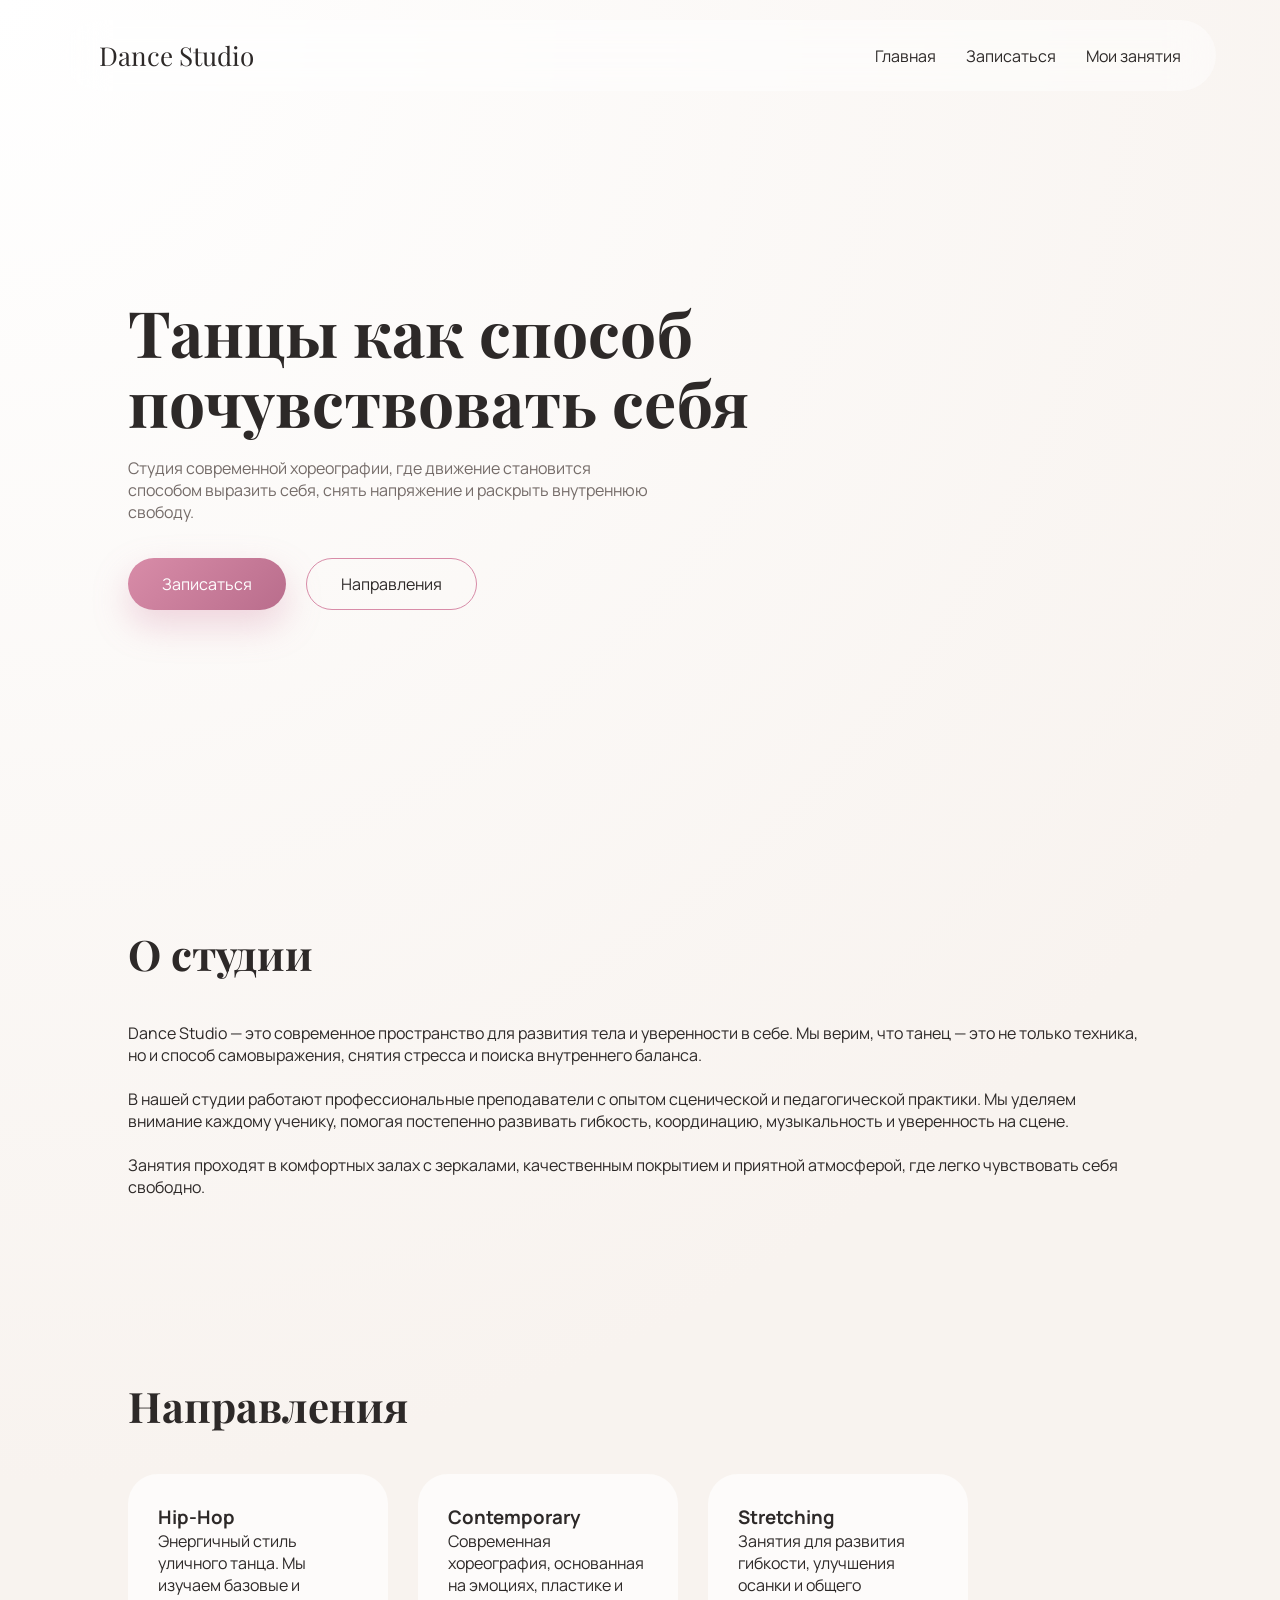
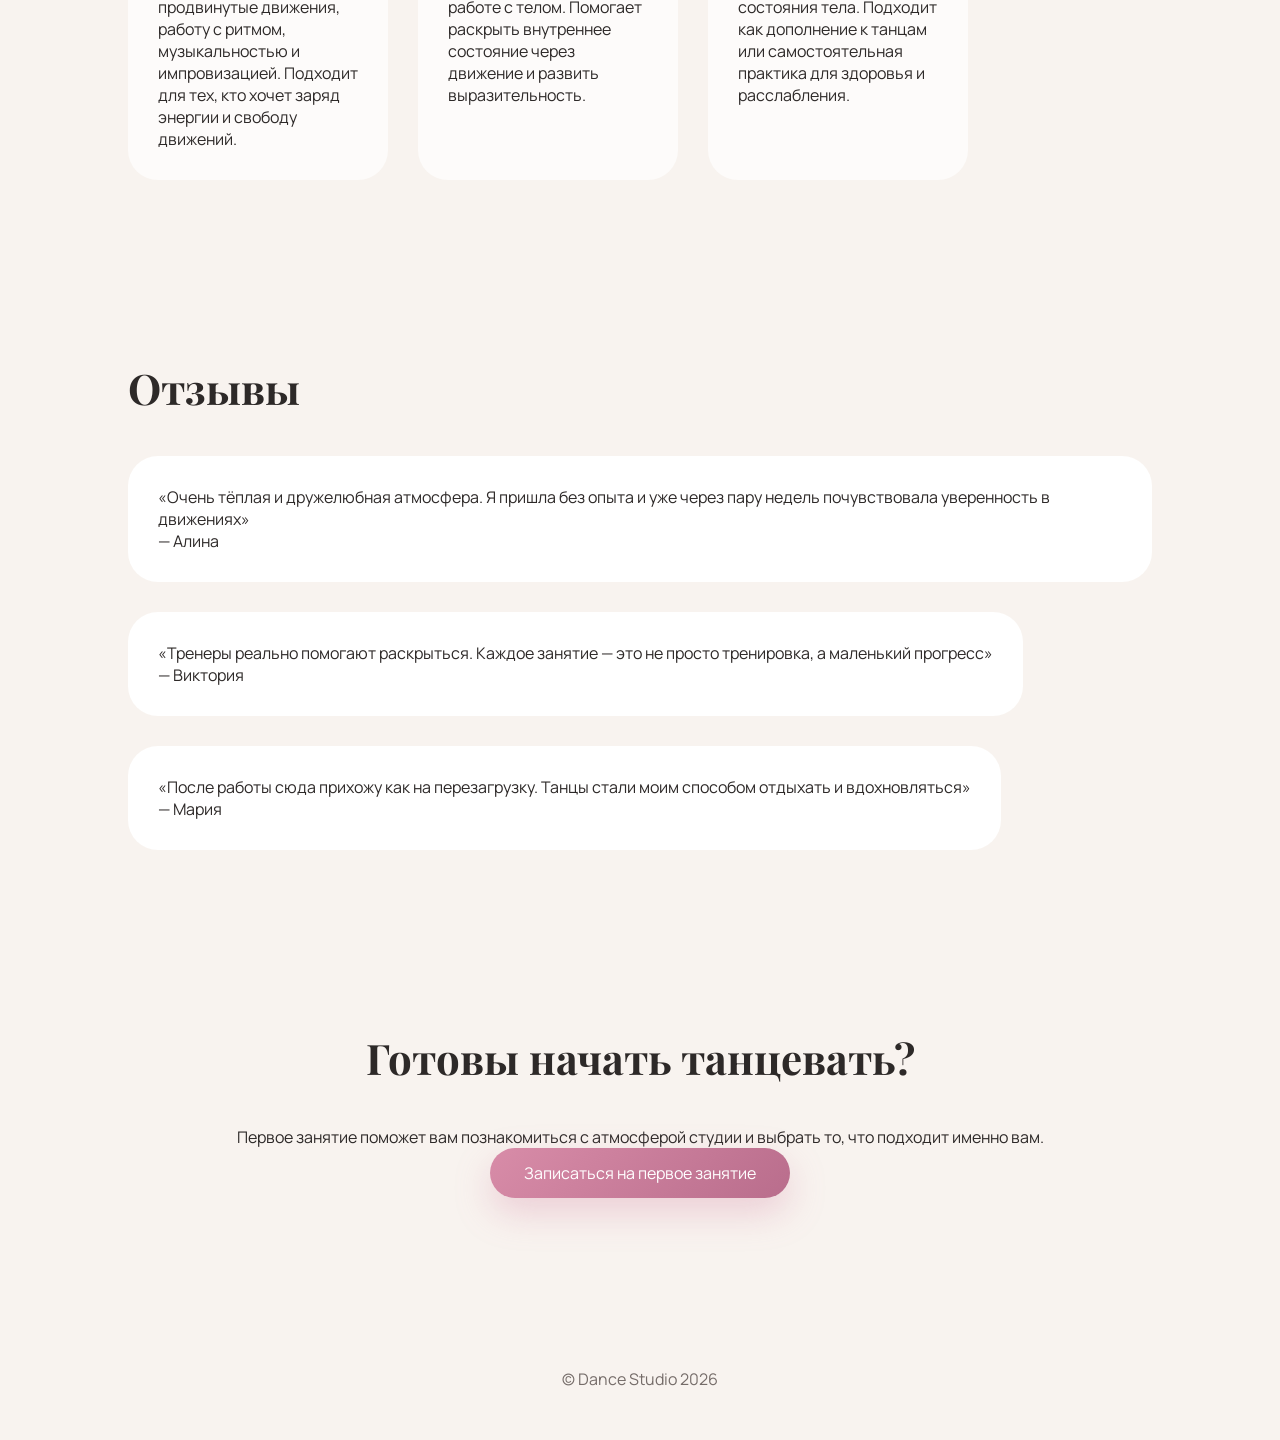
<file: index.html>
<!DOCTYPE html>
<html lang="ru">

<head>
  <meta charset="UTF-8">
  <meta name="viewport" content="width=device-width, initial-scale=1.0">
  <title>Dance Studio</title>
  <link rel="stylesheet" href="css/style.css">
</head>

<body>

<header class="header">

  <a href="index.html" class="logo">Dance Studio</a>

  <nav class="nav">
    <a href="index.html">Главная</a>
    <a href="booking.html">Записаться</a>
    <a href="profile.html">Мои занятия</a>
  </nav>

</header>

<main>

<section class="hero">

  <div>

    <h1>Танцы как способ почувствовать себя</h1>

    <p>
      Студия современной хореографии, где движение становится способом выразить себя, снять напряжение и раскрыть внутреннюю свободу.
      
    </p>

    <div class="hero-actions">

      <a href="booking.html" class="button">Записаться</a>
      <a href="#directions" class="secondary-button">Направления</a>

    </div>

  </div>

</section>

<section class="about">
  <h2>О студии</h2>
  <p>
    Dance Studio — это современное пространство для развития тела и уверенности в себе.
    Мы верим, что танец — это не только техника, но и способ самовыражения, снятия стресса и поиска внутреннего баланса.
    <br><br>
    В нашей студии работают профессиональные преподаватели с опытом сценической и педагогической практики.
    Мы уделяем внимание каждому ученику, помогая постепенно развивать гибкость, координацию, музыкальность и уверенность на сцене.
    <br><br>
    Занятия проходят в комфортных залах с зеркалами, качественным покрытием и приятной атмосферой, где легко чувствовать себя свободно.
  </p>
</section>

<section class="directions" id="directions">

  <h2>Направления</h2>

  <div class="cards">

    <div class="card">
      <h3>Hip-Hop</h3>
      <p>
        Энергичный стиль уличного танца. Мы изучаем базовые и продвинутые движения, работу с ритмом,
        музыкальностью и импровизацией. Подходит для тех, кто хочет заряд энергии и свободу движений.
      </p>
    </div>

    <div class="card">
      <h3>Contemporary</h3>
      <p>
        Современная хореография, основанная на эмоциях, пластике и работе с телом.
        Помогает раскрыть внутреннее состояние через движение и развить выразительность.
      </p>
    </div>

    <div class="card">
      <h3>Stretching</h3>
      <p>
        Занятия для развития гибкости, улучшения осанки и общего состояния тела.
        Подходит как дополнение к танцам или самостоятельная практика для здоровья и расслабления.
      </p>
    </div>

  </div>

</section>

<section>

  <h2>Отзывы</h2>

  <div class="reviews">

    <div class="review">
      <p>
        «Очень тёплая и дружелюбная атмосфера. Я пришла без опыта и уже через пару недель почувствовала уверенность в движениях»
      </p>
      <span>— Алина</span>
    </div>

    <div class="review">
      <p>
        «Тренеры реально помогают раскрыться. Каждое занятие — это не просто тренировка, а маленький прогресс»
      </p>
      <span>— Виктория</span>
    </div>

    <div class="review">
      <p>
        «После работы сюда прихожу как на перезагрузку. Танцы стали моим способом отдыхать и вдохновляться»
      </p>
      <span>— Мария</span>
    </div>

  </div>

</section>

<section class="final">

  <h2>Готовы начать танцевать?</h2>

  <p>
    Первое занятие поможет вам познакомиться с атмосферой студии и выбрать то, что подходит именно вам.
  </p>

  <a href="booking.html" class="button">
    Записаться на первое занятие
  </a>

</section>

</main>

<footer>
  <p>© Dance Studio 2026</p>
</footer>

</body>
</html>
</file>
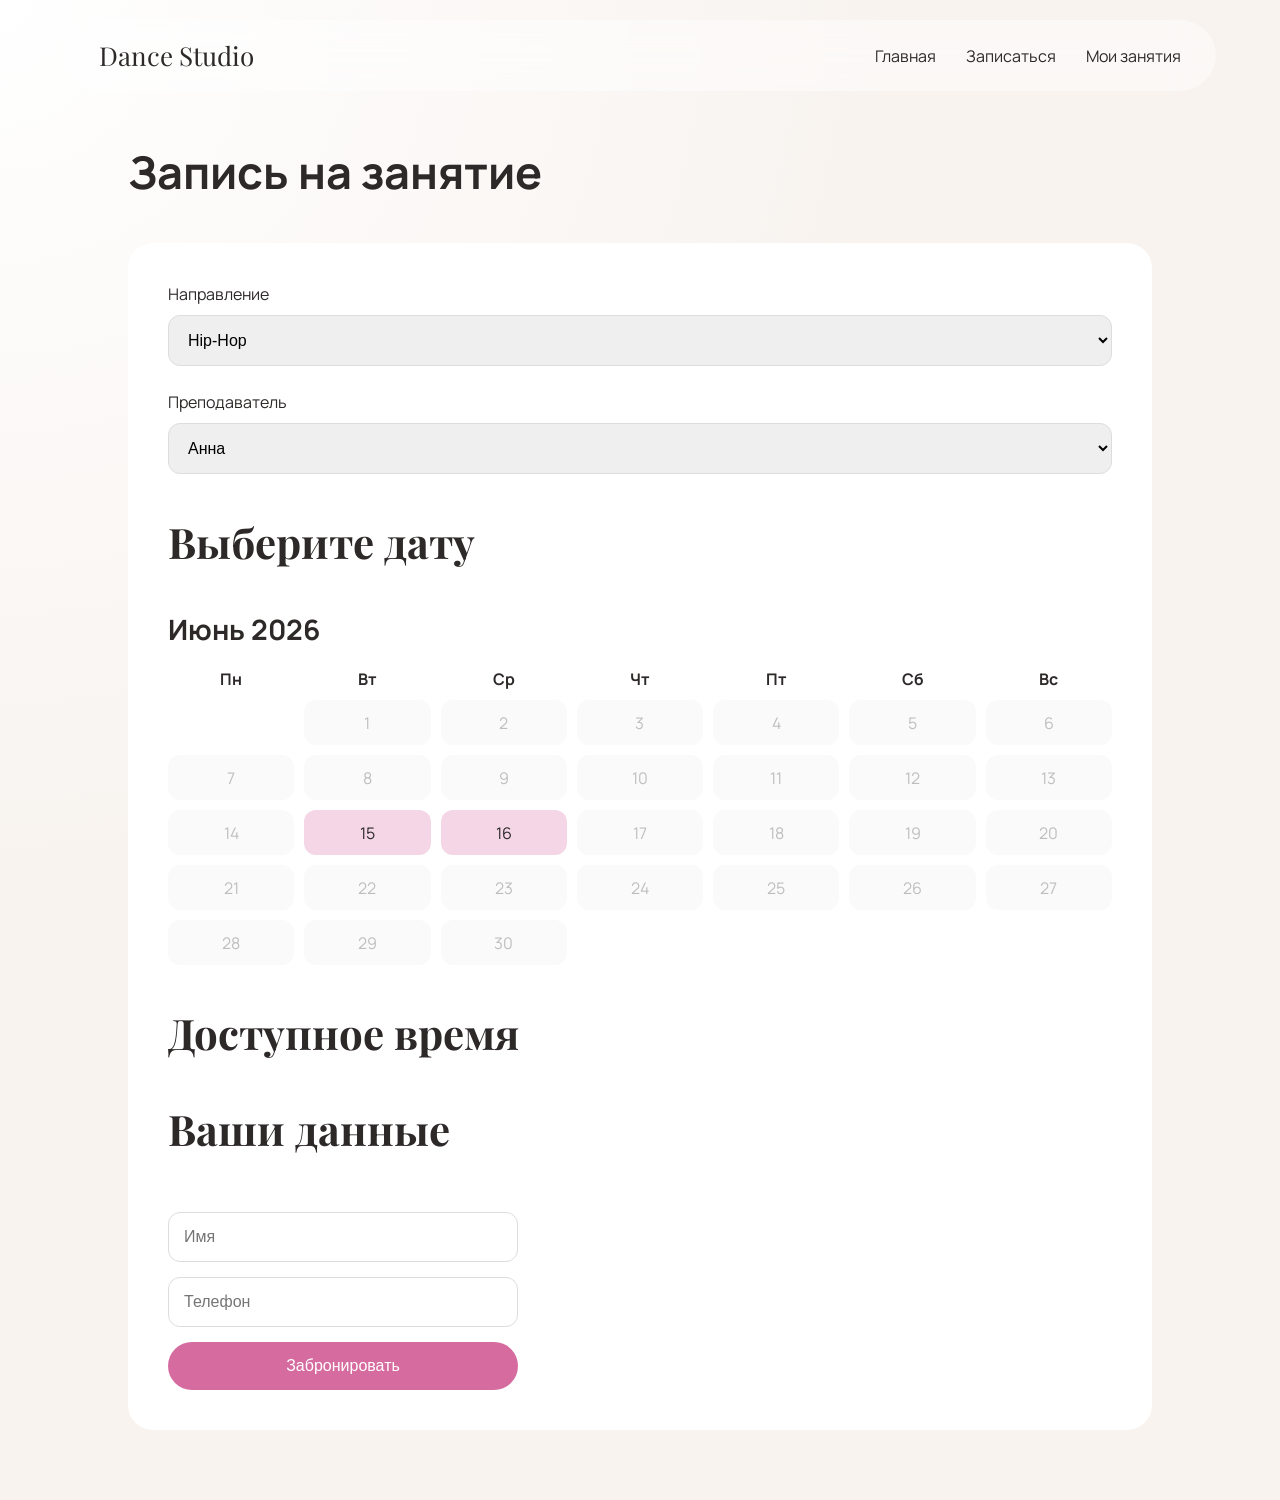
<file: booking.html>
<!DOCTYPE html>
<html lang="ru">

<head>

<meta charset="UTF-8">
<meta name="viewport" content="width=device-width, initial-scale=1.0">

<title>Запись на занятие</title>

<link rel="stylesheet" href="css/style.css">
<link rel="stylesheet" href="css/booking.css">

</head>


<body>


<header class="header">

<a href="index.html" class="logo">
Dance Studio
</a>


<nav class="nav">

<a href="index.html">
Главная
</a>

<a href="booking.html">
Записаться
</a>

<a href="profile.html">
Мои занятия
</a>


</nav>


</header>



<main class="booking">


<h1>
Запись на занятие
</h1>



<section class="booking-form">


<div class="form-group">

<label>
Направление
</label>


<select id="styleSelect">

<option value="Hip-Hop">
Hip-Hop
</option>

<option value="Contemporary">
Contemporary
</option>

<option value="Stretching">
Stretching
</option>


</select>


</div>




<div class="form-group">


<label>
Преподаватель
</label>


<select id="teacherSelect">


<option value="Анна">
Анна
</option>


<option value="Мария">
Мария
</option>


</select>


</div>





<div class="calendar-container">


<h2>
Выберите дату
</h2>


<div id="calendar"></div>


</div>





<div class="times">


<h2>
Доступное время
</h2>


<div id="timeList">

</div>


</div>






<div class="user-data">


<h2>
Ваши данные
</h2>



<input 
id="name"
type="text"
placeholder="Имя">


<input 
id="phone"
type="tel"
placeholder="Телефон">


<button id="bookButton">

Забронировать

</button>



</div>



</section>


</main>



<script type="module" src="js/booking.js"></script>


</body>

</html>
</file>
<file: css/style.css>
@import url('https://fonts.googleapis.com/css2?family=Manrope:wght@300;400;500;600;700&family=Playfair+Display:wght@500;600;700&display=swap');

* {
  margin: 0;
  padding: 0;
  box-sizing: border-box;
}

:root {
  --bg: #f8f3ef;
  --pink: #d88ca8;
  --text: #2d2928;
  --muted: #756c69;
}

body {
  font-family: 'Manrope', sans-serif;
  background: radial-gradient(circle at top left, #fff 0%, var(--bg) 45%);
  color: var(--text);
}

/* HEADER */
.header {
  position: sticky;
  top: 20px;
  width: 90%;
  margin: auto;
  padding: 18px 35px;
  display: flex;
  justify-content: space-between;
  align-items: center;
  background: rgba(255,255,255,0.45);
  backdrop-filter: blur(20px);
  border-radius: 40px;
}

.logo {
  font-family: 'Playfair Display', serif;
  font-size: 26px;
  text-decoration: none;
  color: var(--text);
}

.nav {
  display: flex;
  gap: 30px;
}

.nav a {
  text-decoration: none;
  color: var(--text);
}

/* HERO */
.hero {
  min-height: 85vh;
  display: flex;
  flex-direction: column;
  justify-content: center;
  align-items: flex-start;
  padding: 100px 10%;
}

.hero h1 {
  font-family: 'Playfair Display', serif;
  font-size: 64px;
  line-height: 1.1;
}

.hero p {
  margin-top: 20px;
  max-width: 520px;
  color: var(--muted);
}

/* BUTTON SYSTEM (ВАЖНО - УНИФИЦИРОВАНО) */
.hero-actions {
  display: flex;
  gap: 20px;
  margin-top: 35px;
}

.button,
.secondary-button {
  display: inline-flex;
  align-items: center;
  justify-content: center;
  padding: 17px 34px;
  border-radius: 40px;
  text-decoration: none;
  font-size: 16px;
  line-height: 1;
  transition: .3s;
}

/* PRIMARY */
.button {
  background: linear-gradient(135deg, #d88ca8, #b96d8c);
  color: white;
  box-shadow: 0 15px 35px rgba(216,140,168,.35);
}

.button:hover {
  transform: translateY(-3px);
}

/* SECONDARY */
.secondary-button {
  border: 1px solid var(--pink);
  color: var(--text);
  background: transparent;
}

.secondary-button:hover {
  background: var(--pink);
  color: white;
  transform: translateY(-3px);
}

/* SECTIONS */
section {
  padding: 90px 10%;
}

h2 {
  font-family: 'Playfair Display', serif;
  font-size: 42px;
  margin-bottom: 40px;
}

/* CARDS */
.cards {
  display: flex;
  gap: 30px;
  flex-wrap: wrap;
}

.card {
  background: rgba(255,255,255,.7);
  padding: 30px;
  border-radius: 30px;
  width: 260px;
}

/* REVIEWS */
.reviews {
  display: flex;
  gap: 30px;
  flex-wrap: wrap;
}

.review {
  background: #fff;
  padding: 30px;
  border-radius: 30px;
}

/* FINAL */
.final {
  text-align: center;
  padding-bottom: 120px;
}

/* FOOTER */
footer {
  text-align: center;
  padding: 50px;
  color: var(--muted);
}
</file>
<file: css/booking.css>
.booking {

padding:70px 10%;

}



.booking h1 {

font-size:45px;

margin-bottom:40px;

}



.booking-form {

background:white;

padding:40px;

border-radius:25px;

}



.form-group {

display:flex;

flex-direction:column;

gap:10px;

margin-bottom:25px;

}



select,
input {


padding:15px;

border-radius:12px;

border:1px solid #ddd;

font-size:16px;


}



.calendar-container {


margin-top:40px;


}



#calendar {

margin-top:30px;

}



#calendar h3 {

font-size:28px;

margin-bottom:20px;

}



.week {


display:grid;

grid-template-columns:repeat(7,1fr);

gap:10px;

margin-bottom:10px;


}



.weekday {


text-align:center;

font-weight:bold;


}



.calendar-grid {


display:grid;

grid-template-columns:repeat(7,1fr);

gap:10px;


}



.calendar-day {


height:45px;

display:flex;

align-items:center;

justify-content:center;

border-radius:12px;

background:#eee;


}



.calendar-day.available {


background:#f4d6e7;

cursor:pointer;


}



.calendar-day.available:hover {


transform:scale(1.05);


}



.calendar-day.selected {


background:#d66ba0;

color:white;


}



.calendar-day.disabled {


opacity:0.3;


}



.day {


padding:15px;

background:#f4d6e7;

border-radius:10px;

cursor:pointer;

text-align:center;


}



.day.disabled {


opacity:0.4;

cursor:not-allowed;


}




.times {


margin-top:40px;

}



.time {


display:inline-block;

padding:15px 25px;

margin:10px;

background:#eee;

border-radius:20px;

cursor:pointer;


}



.time.active {


background:#d66ba0;

color:white;


}



.user-data {


margin-top:40px;

display:flex;

flex-direction:column;

gap:15px;

max-width:350px;


}



#bookButton {


padding:15px;

border:none;

border-radius:25px;

background:#d66ba0;

color:white;

cursor:pointer;

font-size:16px;


}
</file>
